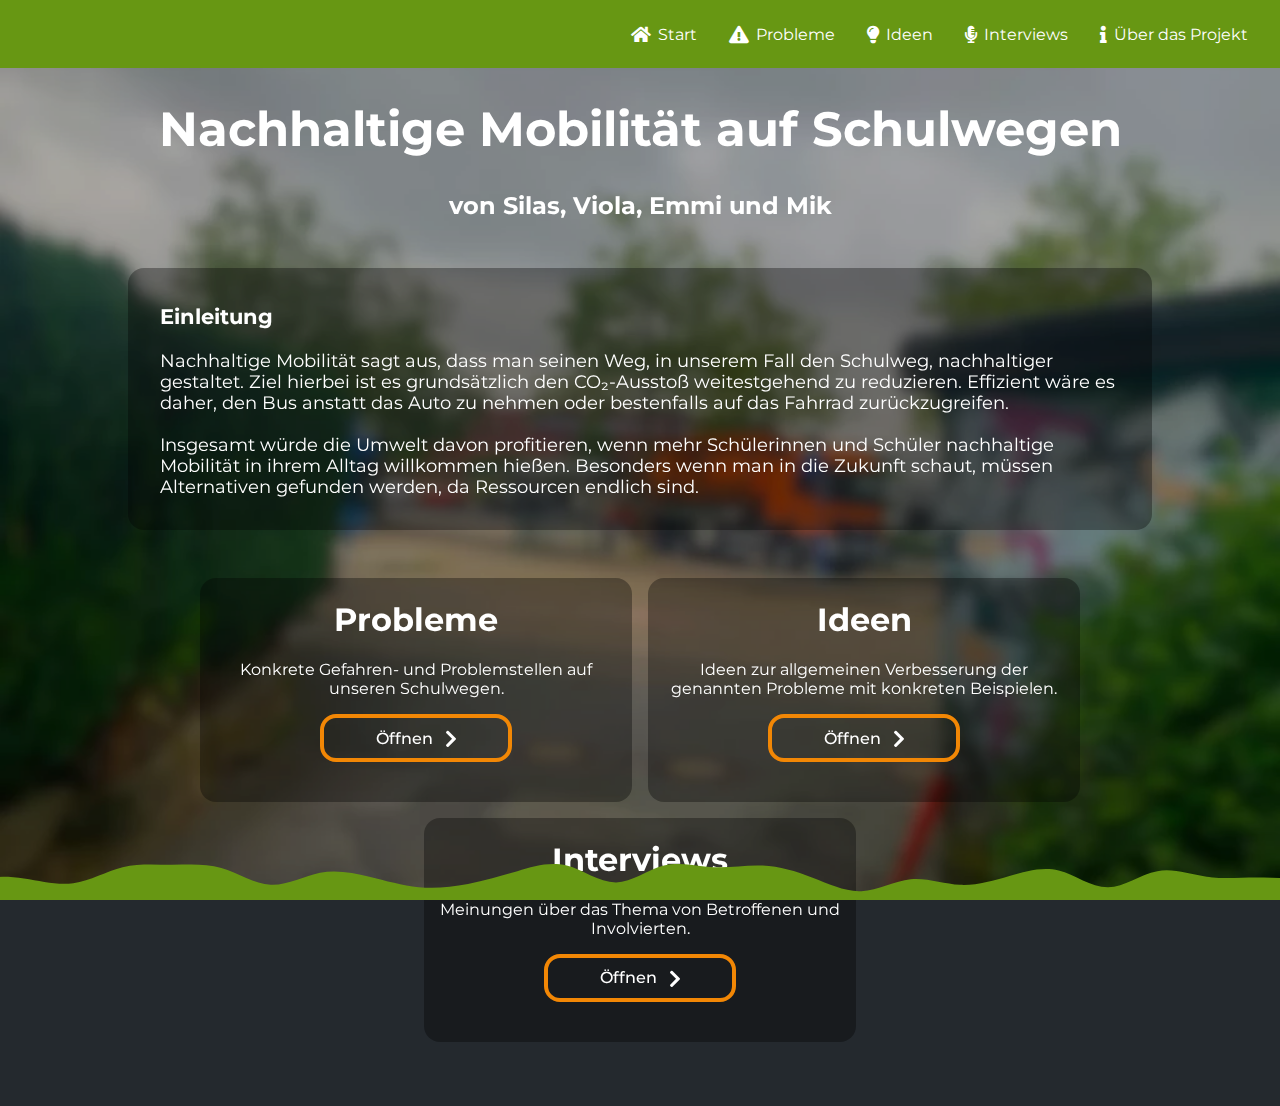
<file: index.html>
<!DOCTYPE html>
<html lang="de">

<head>
    <meta charset="UTF-8">
    <meta http-equiv="X-UA-Compatible" content="IE=edge">
    <meta name="viewport" content="width=device-width, initial-scale=1.0">
    <meta name="darkreader" content="off">
    <title>Nachhaltige Mobilität auf Schulwegen</title>

    <link rel="icon" href="assets/icon.svg" type="image/x-icon">
    <link rel="stylesheet" href="css/navbar.css">
    <link rel="stylesheet" href="css/imageSlider.css">
    <link rel="stylesheet" href="css/style.css">
    <link rel="stylesheet" href="css/home.css">
    <script src="js/blockDarkreader.js"></script>
    <script src="js/utils.js"></script>
    <script src="js/navbar.js"></script>
    <script src="js/imageSlider.js"></script>

    <link rel="preconnect" href="https://fonts.gstatic.com">
    <link rel="stylesheet" href="https://fonts.googleapis.com/css2?family=Montserrat:wght@300;400;500;700&amp;display=swap">
    <link rel="stylesheet" href="https://use.fontawesome.com/releases/v5.12.1/css/all.css" crossorigin="anonymous">
</head>

<body>
    <nav></nav>
    <div class="mainContainer">
        <div id="imageSlider"></div>

        <h1 class="title">Nachhaltige Mobilität auf Schulwegen</h1>
        <h2>von Silas, Viola, Emmi und Mik</h2>
        <div id="introText">
            <h3>Einleitung</h3>
            <p>
                Nachhaltige Mobilität sagt aus, dass man seinen Weg, in unserem Fall den Schulweg, nachhaltiger gestaltet.
                Ziel hierbei ist es grundsätzlich den CO₂-Ausstoß weitestgehend zu reduzieren. Effizient wäre es daher, den
                Bus anstatt das Auto zu nehmen oder bestenfalls auf das Fahrrad zurückzugreifen.
                <br><br>
                Insgesamt würde die Umwelt davon profitieren, wenn mehr Schülerinnen und Schüler nachhaltige Mobilität in
                ihrem Alltag willkommen hießen. Besonders wenn man in die Zukunft schaut, müssen Alternativen gefunden
                werden, da Ressourcen endlich sind.
            </p>
        </div>
        <div id="boxContainer">
            <div class="textBox">
                <h1>Probleme</h1>
                <p>Konkrete Gefahren- und Problemstellen auf unseren Schulwegen.</p>
                <a href="probleme" tabindex="-1">
                    <button class="btn btn-arrow">
                        <span>Öffnen</span>
                    </button>
                </a>
            </div>
            <div class="textBox">
                <h1>Ideen</h1>
                <p>Ideen zur allgemeinen Verbesserung der genannten Probleme mit konkreten Beispielen.</p>
                <a href="ideen" tabindex="-1">
                    <button class="btn btn-arrow">
                        <span>Öffnen</span>
                    </button>
                </a>
            </div>
            <div class="textBox">
                <h1>Interviews</h1>
                <p>Meinungen über das Thema von Betroffenen und Involvierten.</p>
                <a href="interviews" tabindex="-1">
                    <button class="btn btn-arrow">
                        <span>Öffnen</span>
                    </button>
                </a>
            </div>
        </div>
    </div>

    <img id="waves" src="assets/wave.svg" alt="">
</body>

</html>
</file>
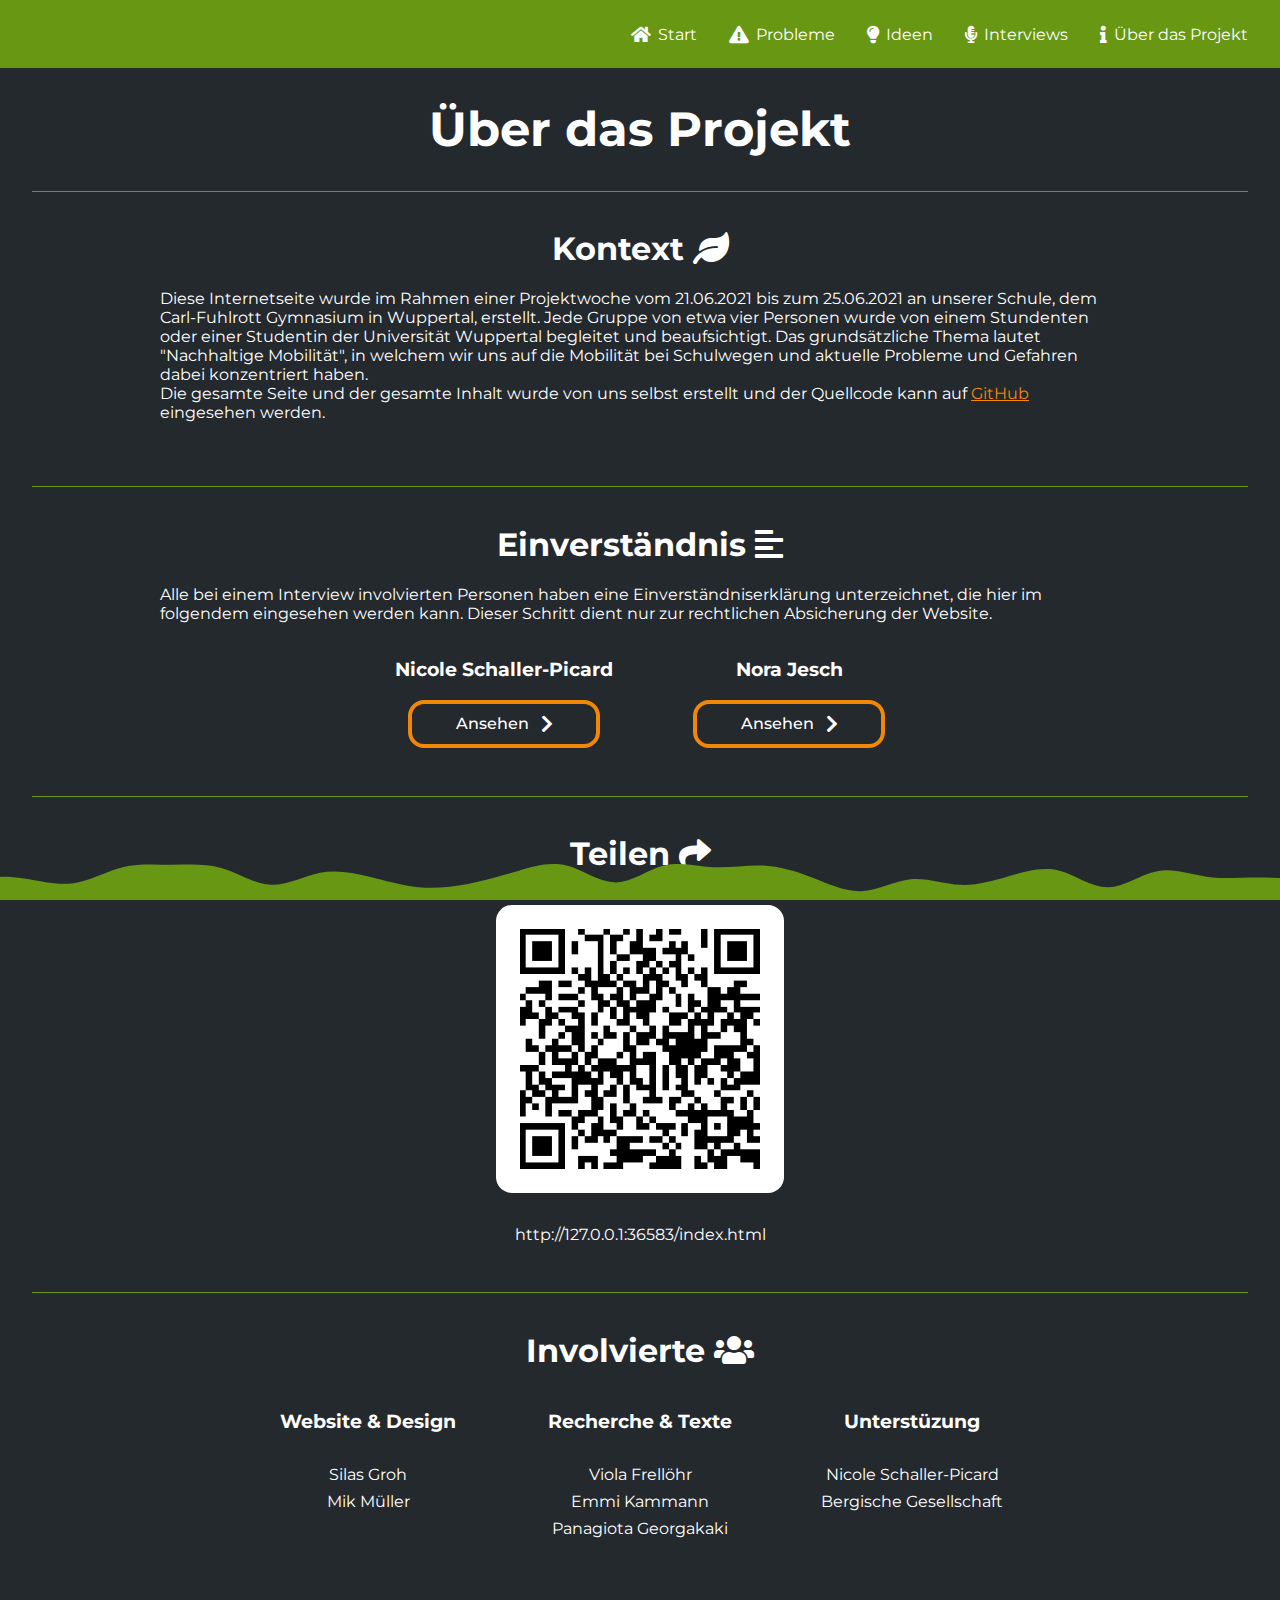
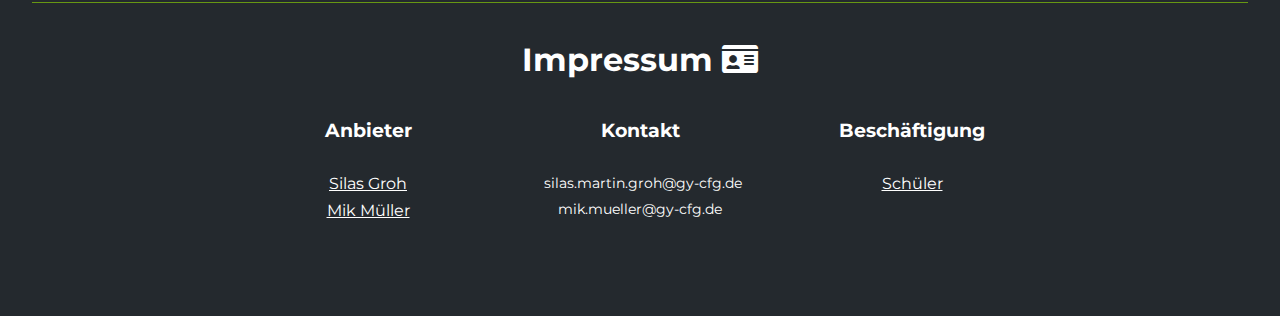
<file: about/index.html>
<!DOCTYPE html>
<html lang="de">

<head>
    <meta charset="UTF-8">
    <meta content="IE=edge" http-equiv="X-UA-Compatible">
    <meta content="width=device-width, initial-scale=1.0" name="viewport">
    <meta name="darkreader" content="off">
    <title>Über das Projekt</title>

    <link href="../assets/icon.svg" rel="icon" type="image/x-icon">

    <link href="../css/navbar.css" rel="stylesheet">
    <link href="../css/tooltip.css" rel="stylesheet">
    <link href="../css/style.css" rel="stylesheet">
    <link href="../css/about.css" rel="stylesheet">
    <script src="../js/blockDarkreader.js"></script>
    <script src="../js/qrcode.js"></script>
    <script src="../js/utils.js"></script>
    <script src="../js/navbar.js"></script>
    <script src="../js/about.js"></script>

    <link href="https://fonts.gstatic.com" rel="preconnect">
    <link href="https://fonts.googleapis.com/css2?family=Montserrat:wght@300;400;500;700&amp;display=swap" rel="stylesheet">
    <link crossorigin="anonymous" href="https://use.fontawesome.com/releases/v5.12.1/css/all.css" rel="stylesheet">
</head>

<body>
    <nav></nav>
    <div class="mainContainer">
        <h1 class="title">Über das Projekt</h1>

        <div class="spacer"></div>

        <section>
            <h1>Kontext <i class="fas fa-leaf"></i></h1>
            <p class="sectionText">
                Diese Internetseite wurde im Rahmen einer Projektwoche vom 21.06.2021 bis zum 25.06.2021 an unserer
                Schule, dem Carl-Fuhlrott Gymnasium in Wuppertal, erstellt. Jede Gruppe von etwa vier Personen wurde von
                einem Stundenten oder einer Studentin der Universität Wuppertal begleitet und beaufsichtigt. Das
                grundsätzliche Thema lautet "Nachhaltige Mobilität", in welchem wir uns auf die Mobilität bei Schulwegen
                und aktuelle Probleme und Gefahren dabei konzentriert haben. <br>
                Die gesamte Seite und der gesamte Inhalt wurde von uns selbst erstellt und der Quellcode kann auf
                <a href="https://github.com/RubixDev/SchulwegeWebsite" target="_blank">GitHub</a> eingesehen werden.
            </p>
        </section>

        <div class="spacer"></div>

        <section>
            <h1>Einverständnis <i class="fas fa-align-left"></i></h1>
            <p class="sectionText">
                Alle bei einem Interview involvierten Personen haben eine Einverständniserklärung
                unterzeichnet, die hier im folgendem eingesehen werden kann. Dieser Schritt dient nur zur rechtlichen
                Absicherung der Website.
            </p>
            <div class="split">
                <div>
                    <h3>Nicole Schaller-Picard</h3>
                    <a href="Einverständniserklärung_Nicole_Schaller-Picard.pdf" tabindex="-1" target="_blank">
                        <button class="btn btn-arrow">
                            <span>Ansehen</span>
                        </button>
                    </a>
                </div>
                <div>
                    <h3>Nora Jesch</h3>
                    <a href="Einverständniserklärung_Nora_Jesch.pdf" tabindex="-1" target="_blank">
                        <button class="btn btn-arrow">
                            <span>Ansehen</span>
                        </button>
                    </a>
                </div>
            </div>
        </section>

        <div class="spacer"></div>

        <section>
            <h1>Teilen <i class="fas fa-share"></i></h1>
            <div id="share-qr"></div>
            <div id="share-link" tooltip="Kopieren">https://rubixdev.github.io/SchulwegeWebsite</div>
        </section>

        <div class="spacer"></div>

        <section>
            <h1>Involvierte <i class="fas fa-users"></i></h1>
            <div class="split">
                <div>
                    <h3>Website & Design</h3>
                    <ul>
                        <li>Silas Groh</li>
                        <li>Mik Müller</li>
                    </ul>
                </div>
                <div>
                    <h3>Recherche & Texte</h3>
                    <ul>
                        <li>Viola Frellöhr</li>
                        <li>Emmi Kammann</li>
                        <li>Panagiota Georgakaki</li>
                    </ul>
                </div>
                <div>
                    <h3>Unterstüzung</h3>
                    <ul>
                        <li>Nicole Schaller-Picard</li>
                        <li>Bergische Gesellschaft</li>
                    </ul>
                </div>
            </div>
        </section>

        <div class="spacer"></div>

        <section>
            <h1>Impressum <i class="fas fa-id-card"></i></h1>
            <div class="split">
                <div>
                    <h3>Anbieter</h3>
                    <ul>
                        <li tooltip="Website öffnen">
                            <a href="https://rubixdev.de" target="_blank">Silas Groh</a>
                        </li>
                        <li tooltip="Website öffnen">
                            <a href="https://mik-mueller.de" target="_blank">Mik Müller</a>
                        </li>
                    </ul>
                </div>
                <div>
                    <h3>Kontakt</h3>
                    <ul id="emails">
                        <li tooltip="Email kopieren" onclick="copyText('silas.martin.groh@gy-cfg.de')">silas.martin.groh@gy-cfg.de</li>
                        <li tooltip="Email kopieren" onclick="copyText('mik.mueller@gy-cfg.de')">mik.mueller@gy-cfg.de</li>
                    </ul>
                </div>
                <div>
                    <h3>Beschäftigung</h3>
                    <ul>
                        <li tooltip="Schulwebsite öffnen">
                            <a href="http://cfg.wtal.de" target="_blank">Schüler</a>
                        </li>
                    </ul>
                </div>
            </div>
        </section>

    </div>

    <img alt="" id="waves" src="../assets/wave.svg">
</body>

</html>
</file>
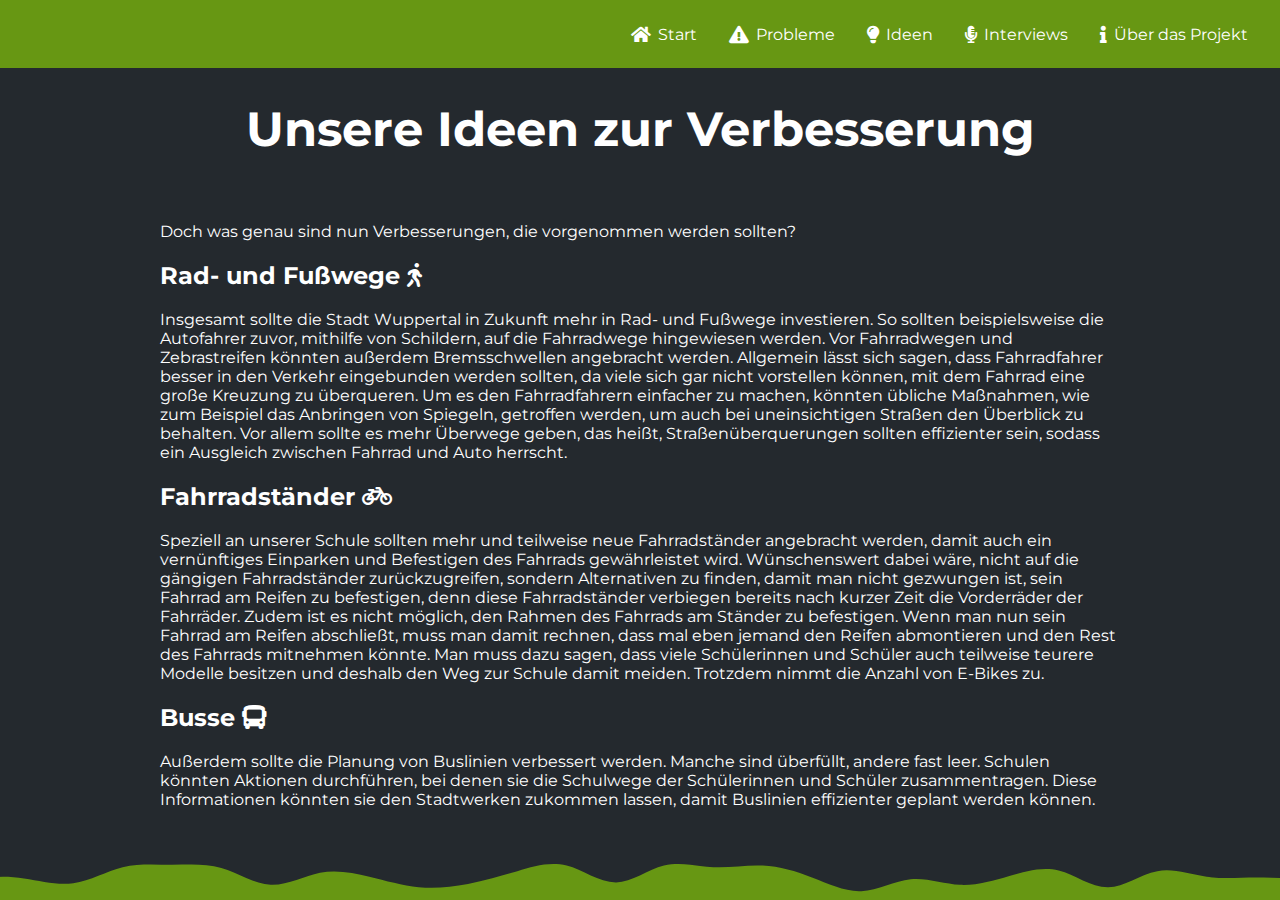
<file: ideen/index.html>
<!DOCTYPE html>
<html lang="de">

<head>
    <meta charset="UTF-8">
    <meta content="IE=edge" http-equiv="X-UA-Compatible">
    <meta content="width=device-width, initial-scale=1.0" name="viewport">
    <meta name="darkreader" content="off">
    <title>Ideen</title>

    <link rel="icon" href="../assets/icon.svg" type="image/x-icon">
    <link href="../css/navbar.css" rel="stylesheet">
    <link href="../css/style.css" rel="stylesheet">
    <link href="../css/ideen.css" rel="stylesheet">
    <script src="../js/blockDarkreader.js"></script>
    <script src="../js/utils.js"></script>
    <script src="../js/navbar.js"></script>

    <link href="https://fonts.gstatic.com" rel="preconnect">
    <link href="https://fonts.googleapis.com/css2?family=Montserrat:wght@300;400;500;700&amp;display=swap" rel="stylesheet">
    <link crossorigin="anonymous" href="https://use.fontawesome.com/releases/v5.12.1/css/all.css" rel="stylesheet">
</head>

<body>
    <nav></nav>

    <div class="mainContainer">
        <h1 class="title">Unsere Ideen zur Verbesserung</h1>

        <div id="mainText">
            <p>
                Doch was genau sind nun Verbesserungen, die vorgenommen werden sollten?
            </p>
            <h2>Rad- und Fußwege <i class="fas fa-walking"></i></h2>
            <p>
                Insgesamt sollte die Stadt Wuppertal in Zukunft mehr in Rad- und Fußwege investieren. So sollten
                beispielsweise die Autofahrer zuvor, mithilfe von Schildern, auf die Fahrradwege hingewiesen werden. Vor
                Fahrradwegen und Zebrastreifen könnten außerdem Bremsschwellen angebracht werden. Allgemein lässt sich
                sagen, dass Fahrradfahrer besser in den Verkehr eingebunden werden sollten, da viele sich gar nicht
                vorstellen können, mit dem Fahrrad eine große Kreuzung zu überqueren. Um es den Fahrradfahrern einfacher
                zu machen, könnten übliche Maßnahmen, wie zum Beispiel das Anbringen von Spiegeln, getroffen werden, um
                auch bei uneinsichtigen Straßen den Überblick zu behalten. Vor allem sollte es mehr
                Überwege geben, das heißt, Straßenüberquerungen sollten effizienter sein, sodass ein Ausgleich zwischen
                Fahrrad und Auto herrscht.
            </p>
            <h2>Fahrradständer <i class="fas fa-bicycle"></i></h2>
            <p>
                Speziell an unserer Schule sollten mehr und teilweise neue Fahrradständer angebracht werden, damit auch
                ein vernünftiges Einparken und Befestigen des Fahrrads gewährleistet wird. Wünschenswert dabei wäre,
                nicht auf die gängigen Fahrradständer zurückzugreifen, sondern Alternativen zu finden, damit man nicht
                gezwungen ist, sein Fahrrad am Reifen zu befestigen, denn diese Fahrradständer verbiegen bereits nach kurzer
                Zeit die Vorderräder der Fahrräder. Zudem ist es nicht möglich, den Rahmen des Fahrrads am Ständer zu
                befestigen. Wenn man nun sein Fahrrad am Reifen abschließt, muss man damit rechnen, dass mal eben jemand
                den Reifen abmontieren und den Rest des Fahrrads mitnehmen könnte. Man muss dazu sagen, dass viele
                Schülerinnen und Schüler auch teilweise teurere Modelle besitzen und deshalb den Weg zur Schule damit meiden.
                Trotzdem nimmt die Anzahl von E-Bikes zu.
            </p>
            <h2>Busse <i class="fas fa-bus"></i></h2>
            <p>
                Außerdem sollte die Planung von Buslinien verbessert werden. Manche sind überfüllt, andere fast leer.
                Schulen könnten Aktionen durchführen, bei denen sie die Schulwege der Schülerinnen und Schüler
                zusammentragen. Diese Informationen könnten sie den Stadtwerken zukommen lassen, damit Buslinien
                effizienter geplant werden können.
            </p>
        </div>
    </div>

    <img alt="" id="waves" src="../assets/wave.svg">
</body>

</html>
</file>
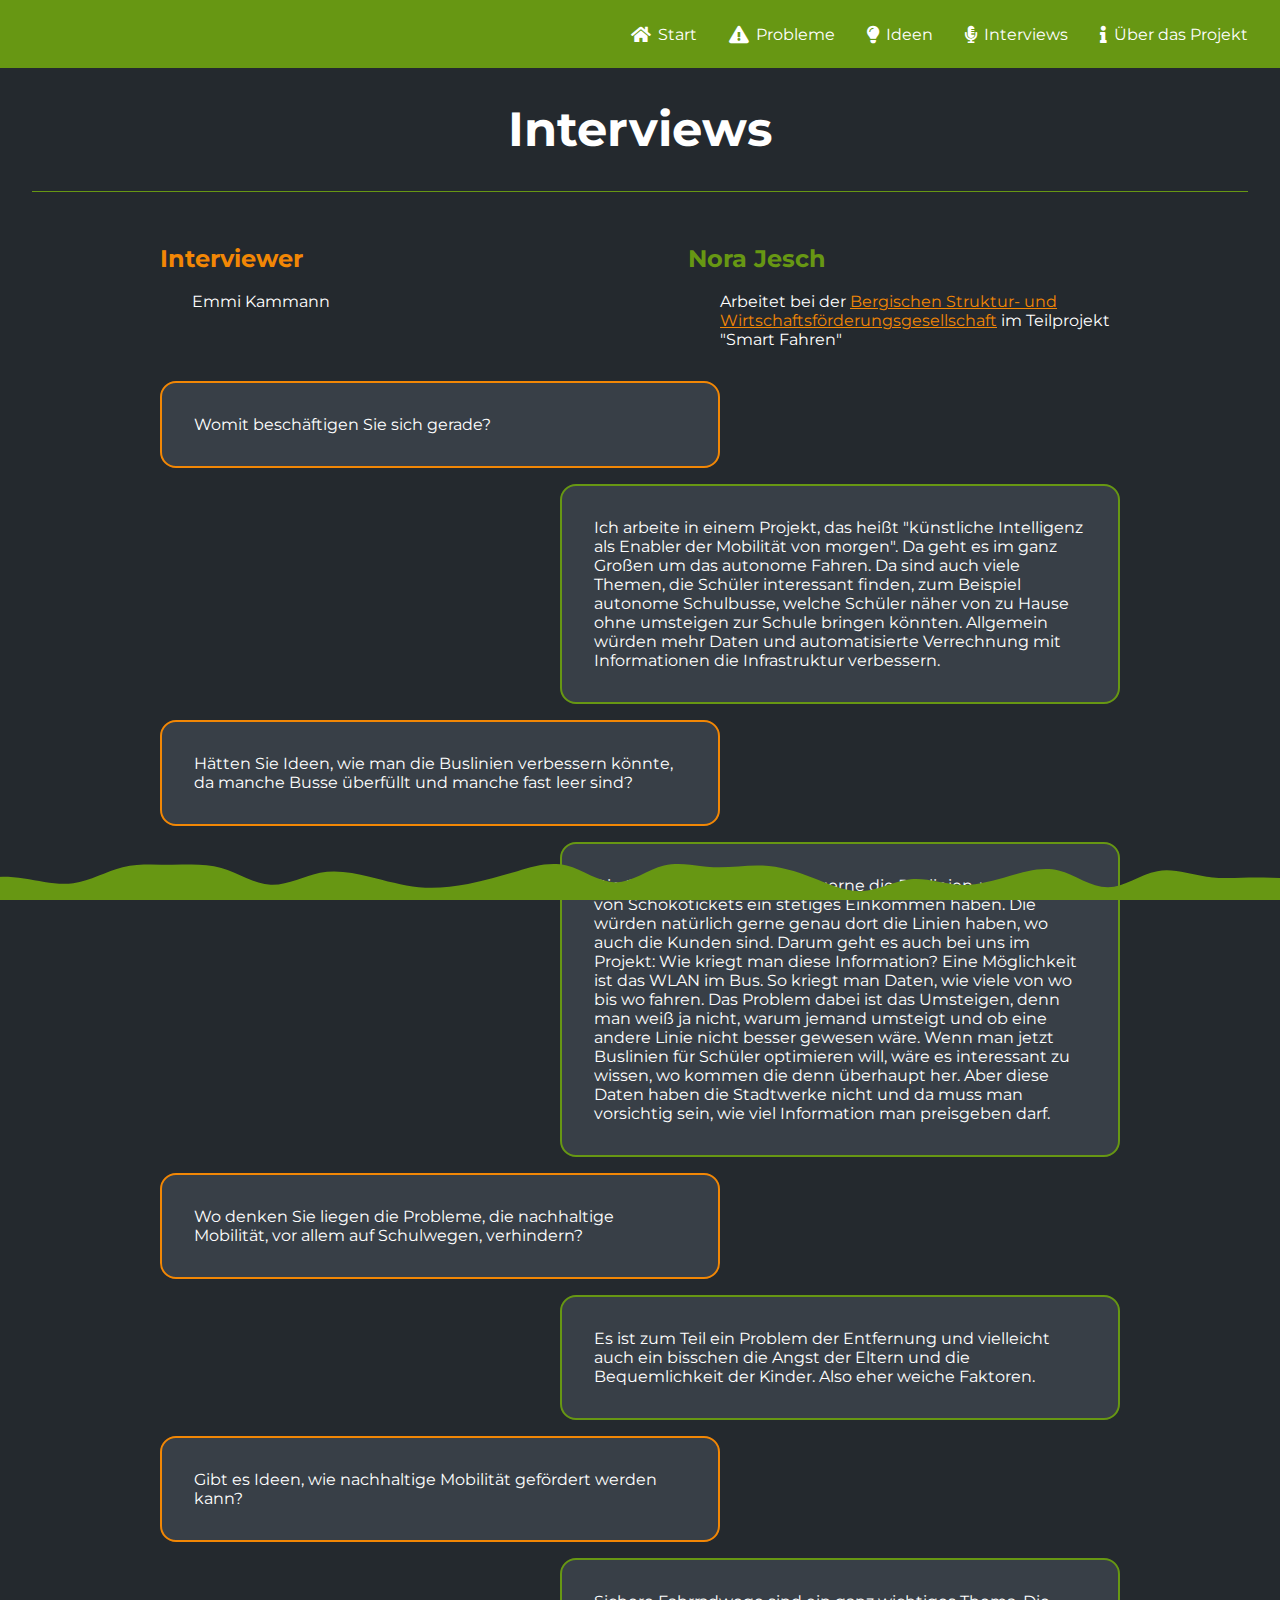
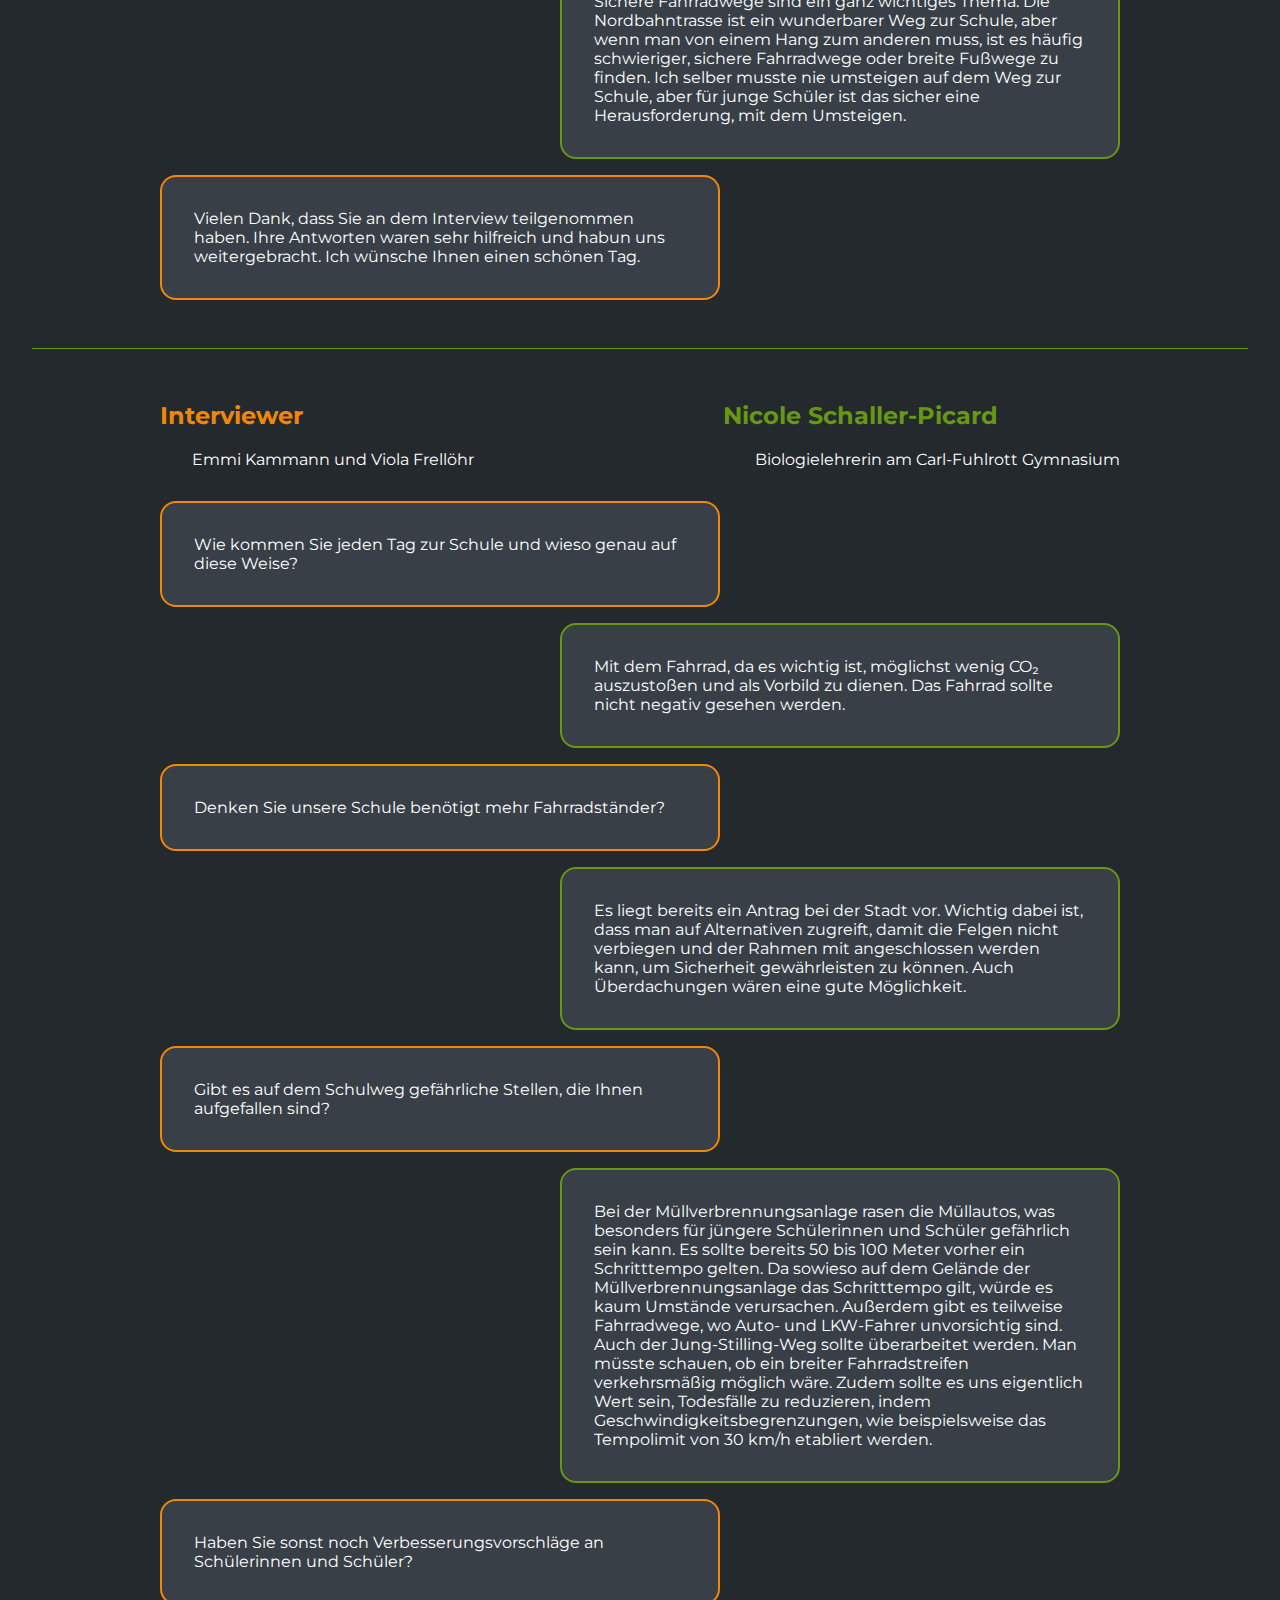
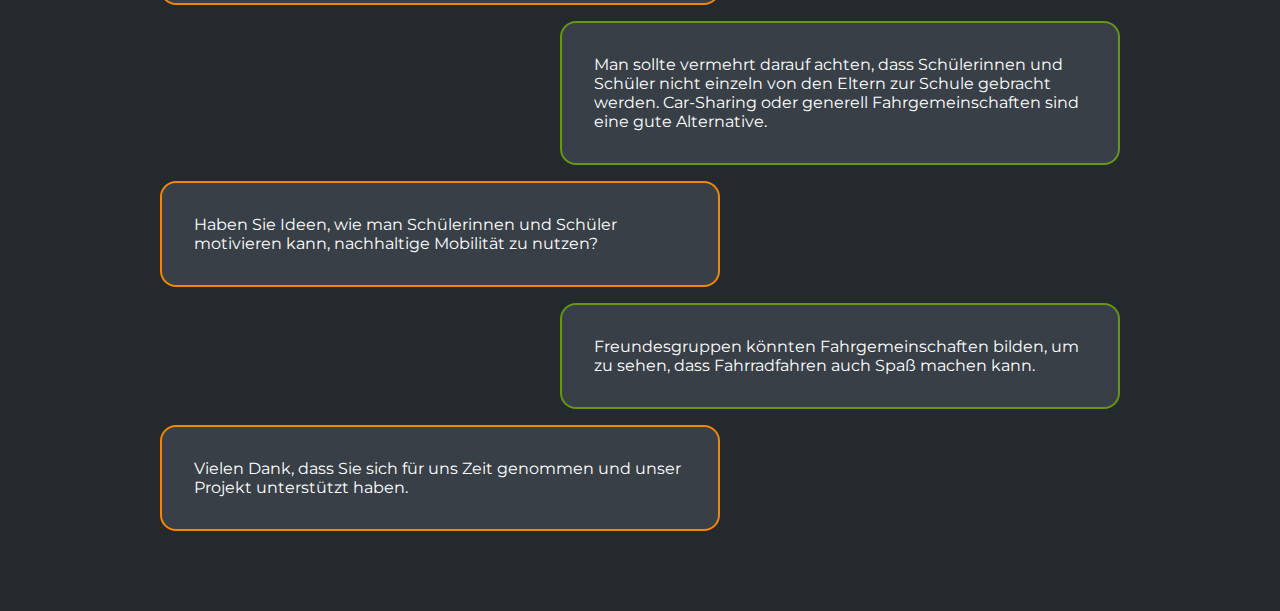
<file: interviews/index.html>
<!DOCTYPE html>
<html lang="de">

<head>
    <meta charset="UTF-8">
    <meta http-equiv="X-UA-Compatible" content="IE=edge">
    <meta name="viewport" content="width=device-width, initial-scale=1.0">
    <meta name="darkreader" content="off">
    <title>Interviews</title>

    <link rel="icon" href="../assets/icon.svg" type="image/x-icon">
    <link rel="stylesheet" href="../css/navbar.css">
    <link rel="stylesheet" href="../css/style.css">
    <link rel="stylesheet" href="../css/interviews.css">
    <script src="../js/blockDarkreader.js"></script>
    <script src="../js/utils.js"></script>
    <script src="../js/navbar.js"></script>

    <link rel="preconnect" href="https://fonts.gstatic.com">
    <link rel="stylesheet" href="https://fonts.googleapis.com/css2?family=Montserrat:wght@300;400;500;700&amp;display=swap">
    <link rel="stylesheet" href="https://use.fontawesome.com/releases/v5.12.1/css/all.css" crossorigin="anonymous">
</head>

<body>
    <nav></nav>

    <div class="mainContainer">
        <h1 class="title">Interviews</h1>

        <div class="spacer"></div>

        <section>
            <div class="interviewTop">
                <div class="interviewer">
                    <h2>Interviewer</h2>
                    <p>Emmi Kammann</p>
                </div>
                <div class="interviewed">
                    <h2>Nora Jesch</h2>
                    <p>
                        Arbeitet bei der <a href="https://bergische-gesellschaft.de" target="_blank">Bergischen Struktur- und Wirtschaftsförderungsgesellschaft</a> im Teilprojekt
                        "Smart Fahren"
                    </p>
                </div>
            </div>
            <div class="question">
                Womit beschäftigen Sie sich gerade?
            </div>
            <div class="answer">
                Ich arbeite in einem Projekt, das heißt "künstliche Intelligenz als Enabler der Mobilität
                von morgen". Da geht es im ganz Großen um das autonome Fahren. Da sind auch viele Themen, die
                Schüler interessant finden, zum Beispiel autonome Schulbusse, welche Schüler näher von zu Hause
                ohne umsteigen zur Schule bringen könnten. Allgemein würden mehr Daten und automatisierte
                Verrechnung mit Informationen die Infrastruktur verbessern.
            </div>
            <div class="question">
                Hätten Sie Ideen, wie man die Buslinien verbessern könnte, da manche Busse überfüllt und
                manche fast leer sind?
            </div>
            <div class="answer">
                Die Stadtwerke optimieren gerne die Buslinien, weil sie ja von Schokotickets ein stetiges
                Einkommen haben. Die würden natürlich gerne genau dort die Linien haben, wo auch die Kunden
                sind. Darum geht es auch bei uns im Projekt: Wie kriegt man diese Information? Eine Möglichkeit ist
                das WLAN im Bus. So kriegt man Daten, wie viele von wo bis wo fahren. Das Problem dabei ist das
                Umsteigen, denn man weiß ja nicht, warum jemand umsteigt und ob eine andere Linie nicht besser
                gewesen wäre. Wenn man jetzt Buslinien für Schüler optimieren will, wäre es interessant zu wissen,
                wo kommen die denn überhaupt her. Aber diese Daten haben die Stadtwerke nicht und da muss man
                vorsichtig sein, wie viel Information man preisgeben darf.
            </div>
            <div class="question">
                Wo denken Sie liegen die Probleme, die nachhaltige Mobilität, vor allem auf Schulwegen, verhindern?
            </div>
            <div class="answer">
                Es ist zum Teil ein Problem der Entfernung und vielleicht auch ein bisschen die Angst der
                Eltern und die Bequemlichkeit der Kinder. Also eher weiche Faktoren.
            </div>
            <div class="question">
                Gibt es Ideen, wie nachhaltige Mobilität gefördert werden kann?
            </div>
            <div class="answer">
                Sichere Fahrradwege sind ein ganz wichtiges Thema. Die Nordbahntrasse ist ein
                wunderbarer Weg zur Schule, aber wenn man von einem Hang zum anderen muss, ist es häufig
                schwieriger, sichere Fahrradwege oder breite Fußwege zu finden. Ich selber musste nie umsteigen auf
                dem Weg zur Schule, aber für junge Schüler ist das sicher eine Herausforderung, mit dem Umsteigen.
            </div>
            <div class="question">
                Vielen Dank, dass Sie an dem Interview teilgenommen haben. Ihre Antworten waren sehr
                hilfreich und habun uns weitergebracht. Ich wünsche Ihnen einen schönen Tag.
            </div>
        </section>

        <div class="spacer"></div>

        <section>
            <div class="interviewTop">
                <div class="interviewer">
                    <h2>Interviewer</h2>
                    <p>Emmi Kammann und Viola Frellöhr</p>
                </div>
                <div class="interviewed">
                    <h2>Nicole Schaller-Picard</h2>
                    <p>
                        Biologielehrerin am Carl-Fuhlrott Gymnasium
                    </p>
                </div>
            </div>
            <div class="question">
                Wie kommen Sie jeden Tag zur Schule und wieso genau auf diese Weise?
            </div>
            <div class="answer">
                Mit dem Fahrrad, da es wichtig ist, möglichst wenig CO₂ auszustoßen und als Vorbild zu dienen. Das
                Fahrrad sollte nicht negativ gesehen werden.
            </div>
            <div class="question">
                Denken Sie unsere Schule benötigt mehr Fahrradständer?
            </div>
            <div class="answer">
                Es liegt bereits ein Antrag bei der Stadt vor. Wichtig dabei ist, dass man auf Alternativen zugreift,
                damit die Felgen nicht verbiegen und der Rahmen mit angeschlossen werden kann, um Sicherheit
                gewährleisten zu können. Auch Überdachungen wären eine gute Möglichkeit.
            </div>
            <div class="question">
                Gibt es auf dem Schulweg gefährliche Stellen, die Ihnen aufgefallen sind?
            </div>
            <div class="answer">
                Bei der Müllverbrennungsanlage rasen die Müllautos, was besonders für jüngere Schülerinnen und Schüler
                gefährlich sein kann. Es sollte bereits 50 bis 100 Meter vorher ein Schritttempo gelten. Da sowieso auf dem
                Gelände der Müllverbrennungsanlage das Schritttempo gilt, würde es kaum Umstände verursachen. Außerdem gibt es teilweise
                Fahrradwege, wo Auto- und LKW-Fahrer unvorsichtig sind. Auch der Jung-Stilling-Weg sollte überarbeitet
                werden. Man müsste schauen, ob ein breiter Fahrradstreifen verkehrsmäßig möglich wäre. Zudem sollte es
                uns eigentlich Wert sein, Todesfälle zu reduzieren, indem Geschwindigkeitsbegrenzungen, wie
                beispielsweise das Tempolimit von 30 km/h etabliert werden.
            </div>
            <div class="question">
                Haben Sie sonst noch Verbesserungsvorschläge an Schülerinnen und Schüler?
            </div>
            <div class="answer">
                Man sollte vermehrt darauf achten, dass Schülerinnen und Schüler nicht einzeln von den Eltern zur Schule
                gebracht werden. Car-Sharing oder generell Fahrgemeinschaften sind eine gute Alternative.
            </div>
            <div class="question">
                Haben Sie Ideen, wie man Schülerinnen und Schüler motivieren kann, nachhaltige Mobilität zu nutzen?
            </div>
            <div class="answer">
                Freundesgruppen könnten Fahrgemeinschaften bilden, um zu sehen, dass Fahrradfahren auch Spaß machen
                kann.
            </div>
            <div class="question">
                Vielen Dank, dass Sie sich für uns Zeit genommen und unser Projekt unterstützt haben.
            </div>
        </section>
    </div>

    <img id="waves" src="../assets/wave.svg" alt="">
</body>

</html>
</file>
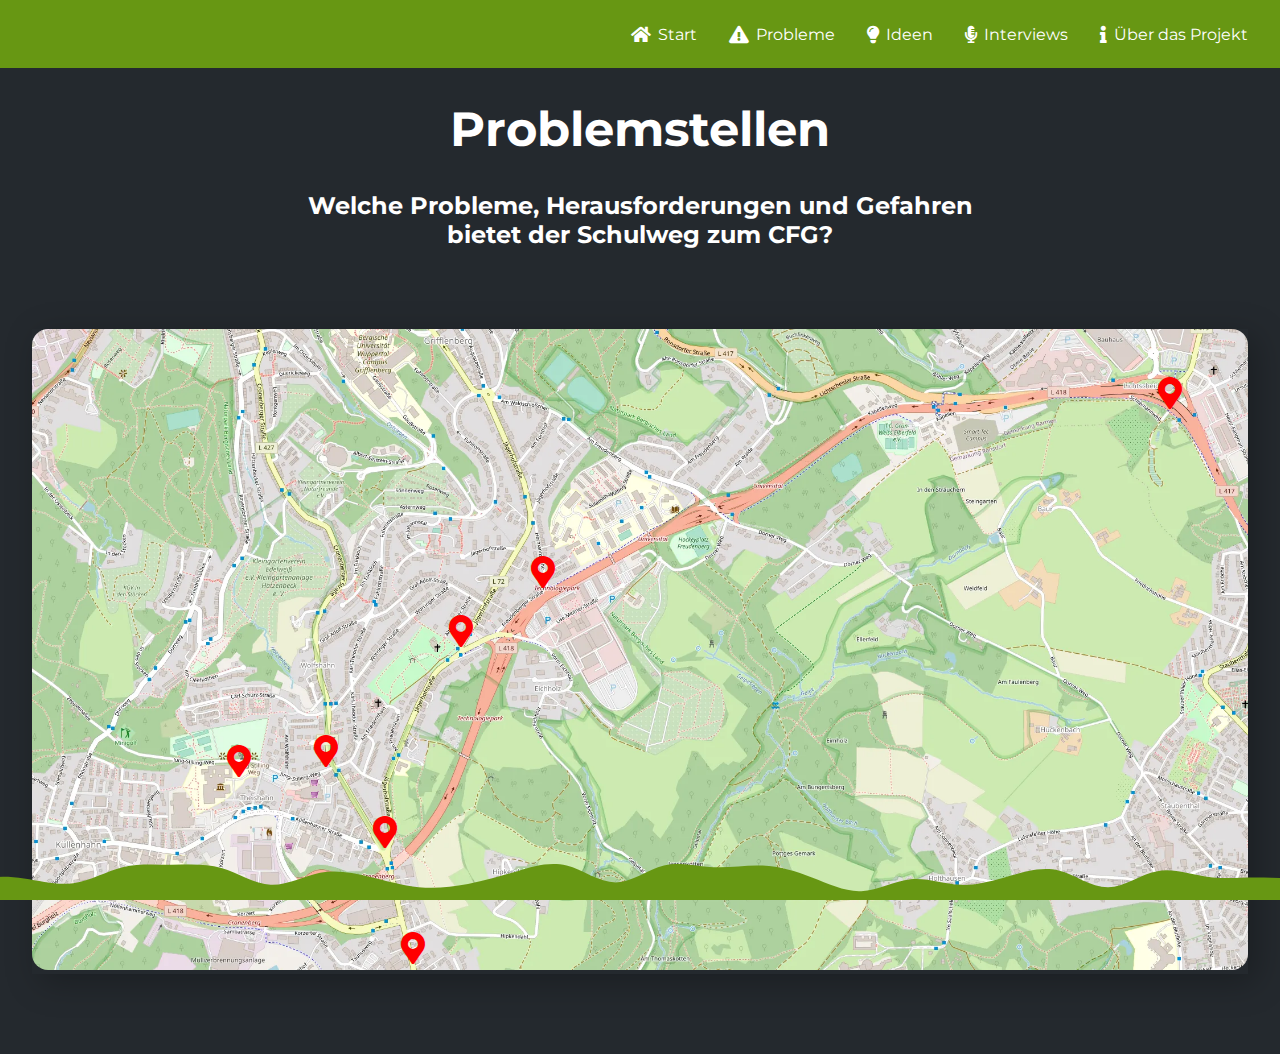
<file: probleme/index.html>
<!DOCTYPE html>
<html lang="de">

<head>
    <meta charset="UTF-8">
    <meta http-equiv="X-UA-Compatible" content="IE=edge">
    <meta name="viewport" content="width=device-width, initial-scale=1.0">
    <meta name="darkreader" content="off">
    <title>Problemstellen</title>

    <link rel="icon" href="../assets/icon.svg" type="image/x-icon">
    <link rel="stylesheet" href="../css/navbar.css">
    <link rel="stylesheet" href="../css/style.css">
    <link rel="stylesheet" href="../css/probleme.css">
    <script src="../js/blockDarkreader.js"></script>
    <script src="../js/utils.js"></script>
    <script src="../js/navbar.js"></script>
    <script src="../js/probleme.js"></script>

    <link rel="preconnect" href="https://fonts.gstatic.com">
    <link rel="stylesheet" href="https://fonts.googleapis.com/css2?family=Montserrat:wght@300;400;500;700&amp;display=swap">
    <link rel="stylesheet" href="https://use.fontawesome.com/releases/v5.12.1/css/all.css" crossorigin="anonymous">
</head>

<body>
    <nav></nav>
    <div class="mainContainer">
        <h1 class="title">Problemstellen</h1>
        <h2>Welche Probleme, Herausforderungen und Gefahren bietet der Schulweg zum CFG?</h2>

        <div id="map">
            <img src="../assets/map/map.webp" alt="Map of Wuppertal">
        </div>
        <div id="mobileMap"></div>
    </div>
    <img id="waves" src="../assets/wave.svg" alt="">
</body>

</html>
</file>
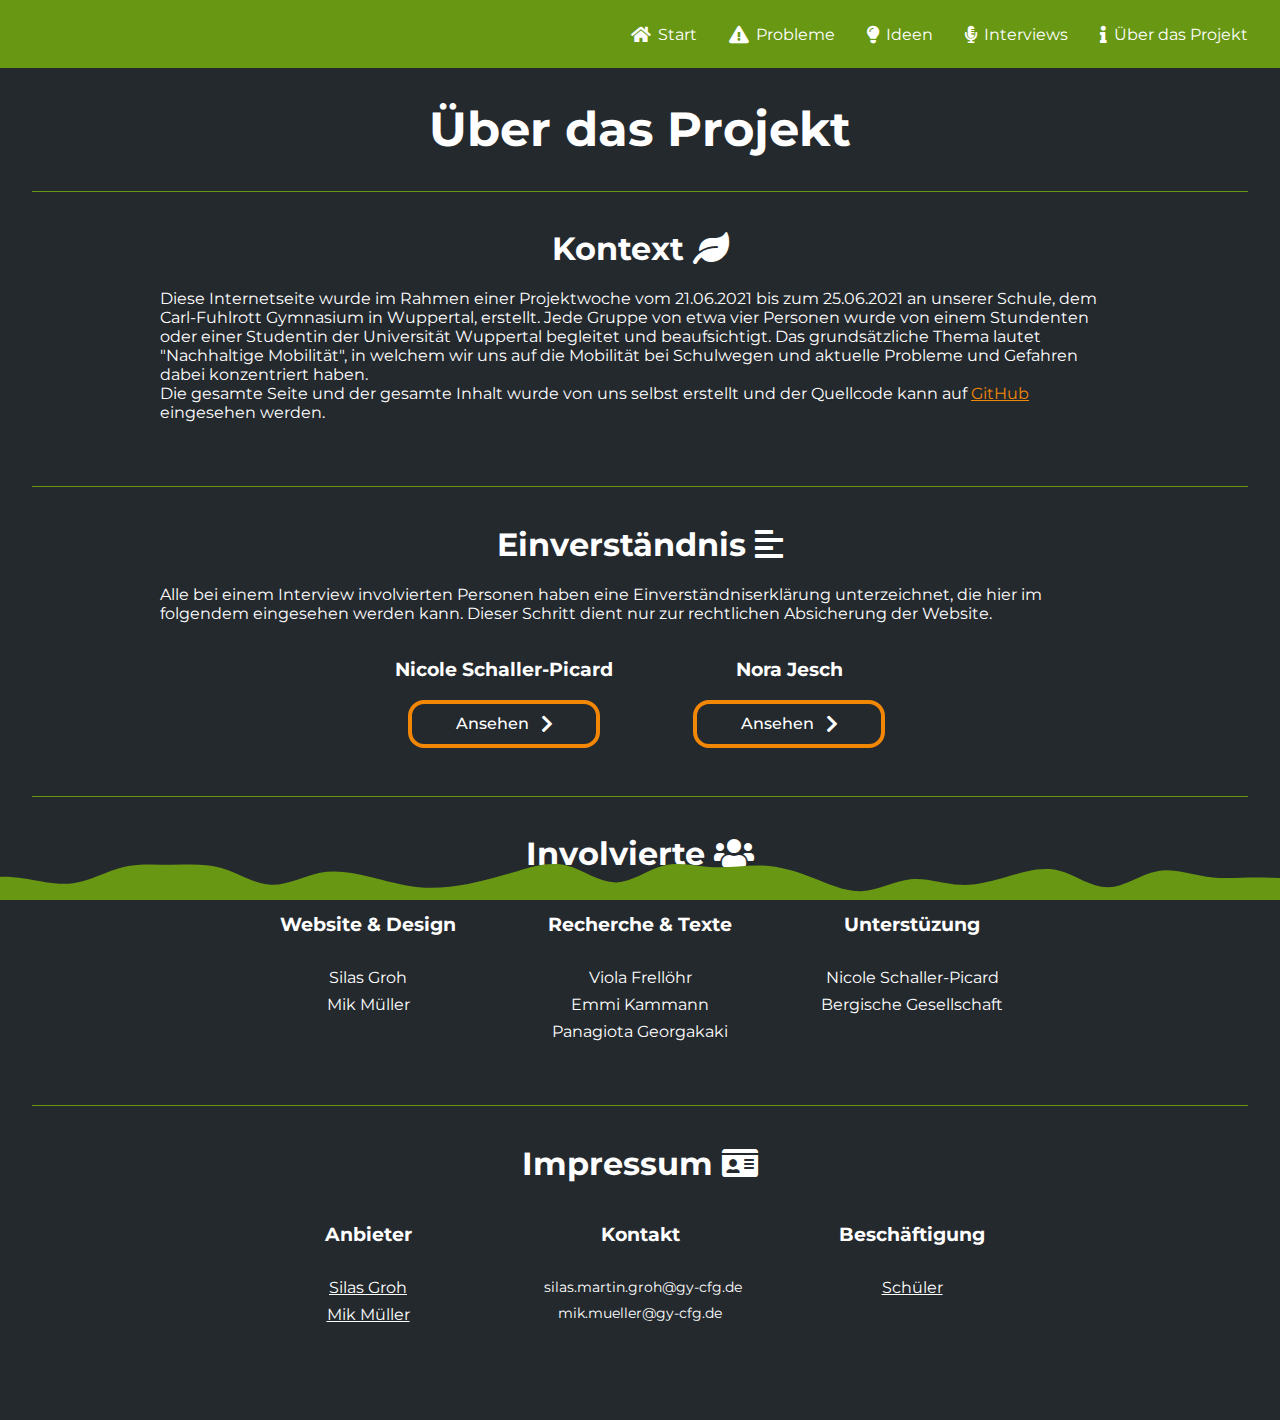
<file: docs/about/index.html>
<!DOCTYPE html>
<html lang="de">

<head>
    <meta charset="UTF-8">
    <meta content="IE=edge" http-equiv="X-UA-Compatible">
    <meta content="width=device-width, initial-scale=1.0" name="viewport">
    <meta name="darkreader" content="off">
    <title>Über das Projekt</title>

    <link href="../assets/icon.svg" rel="icon" type="image/x-icon">

    <link href="../css/navbar.css" rel="stylesheet">
    <link href="../css/tooltip.css" rel="stylesheet">
    <link href="../css/style.css" rel="stylesheet">
    <link href="../css/about.css" rel="stylesheet">
    <script src="../js/blockDarkreader.js"></script>
    <script src="../js/utils.js"></script>
    <script src="../js/navbar.js"></script>

    <link href="https://fonts.gstatic.com" rel="preconnect">
    <link href="https://fonts.googleapis.com/css2?family=Montserrat:wght@300;400;500;700&amp;display=swap" rel="stylesheet">
    <link crossorigin="anonymous" href="https://use.fontawesome.com/releases/v5.12.1/css/all.css" rel="stylesheet">
</head>

<body>
    <nav></nav>
    <div class="mainContainer">
        <h1 class="title">Über das Projekt</h1>

        <div class="spacer"></div>

        <section>
            <h1>Kontext <i class="fas fa-leaf"></i></h1>
            <p class="sectionText">
                Diese Internetseite wurde im Rahmen einer Projektwoche vom 21.06.2021 bis zum 25.06.2021 an unserer
                Schule, dem Carl-Fuhlrott Gymnasium in Wuppertal, erstellt. Jede Gruppe von etwa vier Personen wurde von
                einem Stundenten oder einer Studentin der Universität Wuppertal begleitet und beaufsichtigt. Das
                grundsätzliche Thema lautet "Nachhaltige Mobilität", in welchem wir uns auf die Mobilität bei Schulwegen
                und aktuelle Probleme und Gefahren dabei konzentriert haben. <br>
                Die gesamte Seite und der gesamte Inhalt wurde von uns selbst erstellt und der Quellcode kann auf
                <a href="https://github.com/RubixDev/SchulwegeWebsite" target="_blank">GitHub</a> eingesehen werden.
            </p>
        </section>

        <div class="spacer"></div>

        <section>
            <h1>Einverständnis <i class="fas fa-align-left"></i></h1>
            <p class="sectionText">
                Alle bei einem Interview involvierten Personen haben eine Einverständniserklärung
                unterzeichnet, die hier im folgendem eingesehen werden kann. Dieser Schritt dient nur zur rechtlichen
                Absicherung der Website.
            </p>
            <div class="split">
                <div>
                    <h3>Nicole Schaller-Picard</h3>
                    <a href="Einverständniserklärung_Nicole_Schaller-Picard.pdf" tabindex="-1" target="_blank">
                        <button class="btn btn-arrow">
                            <span>Ansehen</span>
                        </button>
                    </a>
                </div>
                <div>
                    <h3>Nora Jesch</h3>
                    <a href="Einverständniserklärung_Nora_Jesch.pdf" tabindex="-1" target="_blank">
                        <button class="btn btn-arrow">
                            <span>Ansehen</span>
                        </button>
                    </a>
                </div>
            </div>
        </section>
        <div class="spacer"></div>

        <section>
            <h1>Involvierte <i class="fas fa-users"></i></h1>
            <div class="split">
                <div>
                    <h3>Website & Design</h3>
                    <ul>
                        <li>Silas Groh</li>
                        <li>Mik Müller</li>
                    </ul>
                </div>
                <div>
                    <h3>Recherche & Texte</h3>
                    <ul>
                        <li>Viola Frellöhr</li>
                        <li>Emmi Kammann</li>
                        <li>Panagiota Georgakaki</li>
                    </ul>
                </div>
                <div>
                    <h3>Unterstüzung</h3>
                    <ul>
                        <li>Nicole Schaller-Picard</li>
                        <li>Bergische Gesellschaft</li>
                    </ul>
                </div>
            </div>
        </section>

        <div class="spacer"></div>

        <section>
            <h1>Impressum <i class="fas fa-id-card"></i></h1>
            <div class="split">
                <div>
                    <h3>Anbieter</h3>
                    <ul>
                        <li tooltip="Website öffnen">
                            <a href="https://rubixdev.de" target="_blank">Silas Groh</a>
                        </li>
                        <li tooltip="Website öffnen">
                            <a href="https://mik-mueller.de" target="_blank">Mik Müller</a>
                        </li>
                    </ul>
                </div>
                <div>
                    <h3>Kontakt</h3>
                    <ul id="emails">
                        <li tooltip="Email kopieren" onclick="copyText('silas.martin.groh@gy-cfg.de')">silas.martin.groh@gy-cfg.de</li>
                        <li tooltip="Email kopieren" onclick="copyText('mik.mueller@gy-cfg.de')">mik.mueller@gy-cfg.de</li>
                    </ul>
                </div>
                <div>
                    <h3>Beschäftigung</h3>
                    <ul>
                        <li tooltip="Schulwebsite öffnen">
                            <a href="http://cfg.wtal.de" target="_blank">Schüler</a>
                        </li>
                    </ul>
                </div>
            </div>
        </section>

    </div>

    <img alt="" id="waves" src="../assets/wave.svg">
</body>

</html>
</file>
<file: css/navbar.css>
/* ---------- NAVBAR CONTENT ---------- */
#navbar-list {
    position: fixed;
    top: 0;
    width: 100%;
    background: var(--green);
    transform: scaleY(0);
    transform-origin: top;
    transition: transform .4s;
    z-index: 1000;
}

/* -------- ICONS --------- */
#navbar-list i {
    font-size: 1.1em;
    padding-right: .4em;
    vertical-align: middle;
}

/* --------- LIST --------- */
#navbar-list ul {
    opacity: 0;
    display: flex;
    flex-direction: column;
    align-items: center;
    list-style-type: none;
    margin: 0;
    padding: .5rem 1rem;
    transition: opacity .15s ease-in-out 0s;
}

/* ------ LIST ITEM ------- */
#navbar-list li {
    display: inline;
}

#navbar-list a {
    display: block;
    position: relative;
    margin: .7rem;
    color: var(--white);
    text-decoration: none;
    font-size: 1rem;
}

#navbar-list a:focus {
    outline: none;
}

/* Underline */
#navbar-list a::after {
    content: '';
    position: absolute;
    width: 100%;
    height: .125rem;
    bottom: -.3rem;
    left: 0;
    transform: scaleX(0);
    background-color: var(--contrast);
    transition-duration: .3s;
}

#navbar-list a:hover::after,
#navbar-list a:focus::after {
    transform: scaleX(1);
}

/* ---- NAVBAR OPEN ----- */
#nav-checkbox:checked ~ #navbar-list {
    transform: scaleY(1);
}

#nav-checkbox:checked ~ #navbar-list ul {
    opacity: 1;
    transition: opacity .2s ease-in-out .2s;
}

/* --- HAMBURGER CLOSED --- */
#nav-checkbox {
    display: none;
}

#nav-checkbox ~ label {
    position: fixed;
    width: 2rem;
    height: 2rem;
    top: 1rem;
    right: 1rem;
    z-index: 1001;
}

#hamburger-content {
    width: 100%;
    height: 100%;
    position: relative;
    display: flex;
    align-items: center;
    justify-content: center;
}

#hamburger-middle,
#hamburger-middle::before,
#hamburger-middle::after {
    content: '';
    height: .125rem;
    width: 2rem;
    border-radius: .0625rem;
    background: var(--white);
    transform-origin: center;
    transition-duration: .3s;
}

#hamburger-middle::before {
    position: absolute;
    left: 0;
    bottom: .5rem;
}

#hamburger-middle::after {
    position: absolute;
    left: 0;
    top: .5rem;
}

/* ---- HAMBURGER OPEN ---- */
#nav-checkbox:checked ~ label #hamburger-middle {
    width: 0;
}

#nav-checkbox:checked ~ label #hamburger-middle::before {
    transform: rotate(45deg) translate(-.3125rem, -.3125rem);
}

#nav-checkbox:checked ~ label #hamburger-middle::after {
    transform: rotate(-45deg) translate(-.3125rem, .3125rem);
}

/* ---------- NAVBAR DESKTOP ---------- */
@media (min-width: 44rem) {
    #nav-checkbox ~ label {
        display: none;
    }

    #navbar-list {
        position: static;
        min-height: 3.25rem;
        transform: scaleY(1);
    }

    #navbar-list ul {
        opacity: 1;
        flex-direction: row;
        justify-content: flex-end;
    }

    #navbar-list a {
        margin: 1rem;
    }
}
</file>
<file: css/imageSlider.css>
#imageSlider {
    overflow: hidden;
    position: fixed;
    left: 0;
    top: 0;
    width: 100vw;
    height: 100vh;
    z-index: -100;
}

#imageSlider::after {
    content: '';
    position: absolute;
    top: 0;
    right: 0;
    bottom: 0;
    left: 0;
    background-color: #0005;
}

#imageSlider > img {
    position: absolute;
    top: 0;
    left: 0;
    width: 100vw;
    height: 100vh;
    object-fit: cover;
    object-position: center;
    transition: opacity 1s;
}
</file>
<file: css/style.css>
:root {
    --white: #fff;
    --gray-light: #383f47;
    --gray: #24292e;
    --green: #679713;
    --contrast: #F28705;
}

* {
    font-family: 'Montserrat', sans-serif;
    color: var(--white);
}

body {
    background-color: var(--gray);
    overflow-x: hidden;
    text-align: center;
    margin: 0;
}

.vertical-align {
    vertical-align: middle;
}

.title {
    font-size: 3rem;
    text-align: center;
}

.mainContainer {
    margin: 0 2rem 2rem;
}

.spacer {
    width: 100%;
    height: 1px;
    background-color: var(--green);
}

#waves {
    height: 3rem;
    position: fixed;
    bottom: 0;
    z-index: 1000;
    pointer-events: none;
    width: 120rem;
    left: 50%;
    transform: translateX(-50%);
}

@media (min-width: 120rem) {
    #waves {
        width: 100%;
    }
}

.btn {
    background-color: #0000;
    min-height: 3rem;
    min-width: 12rem;
    font-size: 1rem;
    border: .25rem solid var(--contrast);
    border-radius: 1rem;
    transition-duration: .3s;
}

.btn > * {
    vertical-align: middle;
    font-weight: 500;
}

.btn:hover,
.btn:focus {
    outline: none;
    cursor: pointer;
    background-color: var(--contrast);
}

.btn-arrow::after {
    content: "\f054";
    font-family: 'Font Awesome 5 Free', sans-serif;
    font-size: 1.2rem;
    font-weight: 900;
    padding-left: .5rem;
    position: relative;
    transition: padding-left .2s;
    vertical-align: middle;
}

.btn:hover::after {
    padding-left: .75rem;
}
</file>
<file: css/home.css>
body {
    background-image: url('../assets/slideshow/12.webp');
    background-size: cover;
    background-position: center;
    background-attachment: fixed;
}

#boxContainer {
    justify-content: center;
    display: flex;
    flex-direction: row;
    flex-wrap: wrap;
    gap: 1rem;
}

.textBox {
    text-align: center;
    background-color: #0005;
    border-radius: 1rem;
    width: 25rem;
    min-height: 10rem;
    padding: 0 1rem 2.5rem;
}

.mainContainer {
    margin-bottom: 4rem;
}

#introText {
    max-width: 60rem;
    text-align: start;
    position: relative;
    left: 50%;
    transform: translateX(-50%);
    background-color: #0005;
    border-radius: 1rem;
    padding: 1rem 2rem;
    margin: 3rem 0;
    font-size: 1.1rem;
}
</file>
<file: css/tooltip.css>
[tooltip] {
    position: relative;
    z-index: 10;
}

/* Positioning and visibility settings of the tooltip */
[tooltip]:before,
[tooltip]:after {
    position: absolute;
    visibility: hidden;
    opacity: 0;
    left: 50%;
    /* size of the arrow */
    bottom: calc(100% + .3125rem);
    pointer-events: none;
    transition: 0.2s;
    will-change: transform;
}

/* The actual tooltip with a dynamic width */
[tooltip]:before {
    content: attr(tooltip);
    padding: .625rem 1.125rem;
    min-width: 3.125rem;
    max-width: 18.75rem;
    width: max-content;
    width: -moz-max-content;
    border-radius: .375rem;
    font-size: .875rem;
    background-color: #3b4850e6;
    background-image: linear-gradient(30deg,
            #3b485070,
            #3b444b70,
            #3c525870);
    box-shadow: 0 0 1.5rem #0003;
    color: #fff;
    text-align: center;
    white-space: pre-wrap;
    transform: translate(-50%, -.3125rem) scale(0.5);
}

/* Tooltip arrow */
[tooltip]:after {
    content: '';
    border-style: solid;
    border-width: .3125rem .3125rem 0 .3125rem;
    /* CSS triangle */
    border-color: #374046e6 transparent transparent transparent;
    transition-duration: 0s;
    /* If the mouse leaves the element, the transition effects for the tooltip arrow are "turned off" */
    transform-origin: top;
    /* Orientation setting for the slide-down effect */
    transform: translateX(-50%) scaleY(0);
}

/* Tooltip becomes visible at hover */
[tooltip]:hover:before,
[tooltip]:hover:after {
    visibility: visible;
    opacity: 1;
}

/* Scales from 0.5 to 1 -> grow effect */
[tooltip]:hover:before {
    transition-delay: 0.3s;
    transform: translate(-50%, -.3125rem) scale(1);
}

/*
  Arrow slide down effect only on mouseenter (NOT on mouseleave)
*/
[tooltip]:hover:after {
    transition-delay: 0.5s;
    /* Starting after the grow effect */
    transition-duration: 0.2s;
    transform: translateX(-50%) scaleY(1);
}


/* LEFT */
/* Tooltip + arrow */
[tooltip-location="left"]:before,
[tooltip-location="left"]:after {
    left: auto;
    right: calc(100% + .3125rem);
    bottom: 50%;
}

/* Tooltip */
[tooltip-location="left"]:before {
    transform: translate(-.3125rem, 50%) scale(0.5);
}

[tooltip-location="left"]:hover:before {
    transform: translate(-.3125rem, 50%) scale(1);
}

/* Arrow */
[tooltip-location="left"]:after {
    border-width: .3125rem 0 .3125rem .3125rem;
    border-color: transparent transparent transparent #374046e6;
    transform-origin: left;
    transform: translateY(50%) scaleX(0);
}

[tooltip-location="left"]:hover:after {
    transform: translateY(50%) scaleX(1);
}


/* RIGHT */
[tooltip-location="right"]:before,
[tooltip-location="right"]:after {
    left: calc(100% + .3125rem);
    bottom: 50%;
}

[tooltip-location="right"]:before {
    transform: translate(.3125rem, 50%) scale(0.5);
}

[tooltip-location="right"]:hover:before {
    transform: translate(.3125rem, 50%) scale(1);
}

[tooltip-location="right"]:after {
    border-width: .3125rem .3125rem .3125rem 0;
    border-color: transparent #374046e6 transparent transparent;
    transform-origin: right;
    transform: translateY(50%) scaleX(0);
}

[tooltip-location="right"]:hover:after {
    transform: translateY(50%) scaleX(1);
}


/* BOTTOM */
[tooltip-location="bottom"]:before,
[tooltip-location="bottom"]:after {
    top: calc(100% + .3125rem);
    bottom: auto;
}

[tooltip-location="bottom"]:before {
    transform: translate(-50%, .3125rem) scale(0.5);
}

[tooltip-location="bottom"]:hover:before {
    transform: translate(-50%, .3125rem) scale(1);
}

[tooltip-location="bottom"]:after {
    border-width: 0 .3125rem .3125rem .3125rem;
    border-color: transparent transparent #374046e6 transparent;
    transform-origin: bottom;
}
</file>
<file: css/about.css>
section {
    padding: 1rem 2rem 3rem;
}

.sectionText {
    max-width: 60rem;
    text-align: start;
    position: relative;
    left: 50%;
    transform: translateX(-50%);
}

.split {
    display: flex;
    gap: 5rem;
    justify-content: center;
}

@media (max-width: 51rem) {
    .split {
        flex-direction: column;
        gap: 1rem;
        margin-bottom: 2rem;
        align-items: center;
    }
}

.split > div > ul {
    list-style-type: none;
    padding: 0;
    margin-top: 2rem;
    width: 12rem;
}

.split > div > ul > li {
    margin: .5rem 0;
}

#emails {
    font-size: 0.9rem;
    white-space: nowrap;
    cursor: pointer;
}

p > a {
    color: var(--contrast);
}

#share-qr {
    max-width: 15rem;
    padding: 1.5rem;
    margin: 2rem 0;
    background-color: var(--white);
    border-radius: 1rem;
    display: flex;
    align-items: center;
    justify-content: center;

    position: relative;
    left: 50%;
    transform: translateX(-50%);
}

#share-qr img {
    max-width: 100%;
    max-height: 100%;
}

#share-link {
    cursor: pointer;
}
</file>
<file: css/ideen.css>
#mainContainer {
    margin: 0 2rem;
}

#mainText {
    max-width: 60rem;
    position: relative;
    left: 50%;
    transform: translateX(-50%);
    margin: 4rem 0;
    text-align: left;
}
</file>
<file: css/interviews.css>
section {
    text-align: start;
    max-width: 60rem;
    position: relative;
    left: 50%;
    transform: translateX(-50%);
    padding: 2rem 0;
}

p > a {
    color: var(--contrast);
}

.interviewTop {
    display: flex;
    justify-content: space-between;
    gap: 3rem;
}

.interviewer h2 {
    color: var(--contrast);
}

.interviewed h2 {
    color: var(--green);
}

.interviewTop p {
    max-width: 25rem;
    padding-left: 2rem;
}

.question,
.answer {
    background-color: var(--gray-light);
    border-radius: 1rem;
    padding: 2rem;
    max-width: 35rem;
    margin: 1rem 0;
    box-sizing: border-box;
}

.question {
    border: .125rem solid var(--contrast);
}

.answer {
    margin-left: auto;
    border: .125rem solid var(--green);
}

@media (max-width: 42rem) {

    .question,
    .answer {
        max-width: calc(100% - 2rem);
    }
}

@media (max-width: 37rem) {
    .interviewTop {
        display: block;
    }

    .interviewed {
        margin-left: 20%;
    }

    .interviewTop p {
        padding: 0;
    }
}

@media (max-width: 27rem) {
    .answer {
        word-wrap: break-word;
    }

    .interviewed p {
        word-wrap: break-word;
    }
}
</file>
<file: css/probleme.css>
h2 {
    position: relative;
    left: 50%;
    transform: translateX(-50%);
    max-width: 42rem;
}

#map {
    position: relative;
    max-width: fit-content;
    left: 50%;
    transform: translateX(-50%);
    margin: 5rem 0;
    box-shadow: .5rem .5rem 2rem #0004;
}

#map > img {
    max-width: 100%;
    max-height: 42rem;
    border-radius: 1rem;
}

#mobileMap {
    display: none;
    gap: 3rem;
    justify-content: center;
    margin: 2rem 0;
}

@media (max-width: 64rem) {
    #map {
        display: none;
    }

    #mobileMap {
        display: grid;
    }
}

.marker {
    position: absolute;
    height: 2rem;
    width: 2rem;
    transform: translate(-50%, -112%);
    z-index: 10;
}

.marker > i {
    color: red;
    font-size: 2rem;
}

.markerCard,
.mobileCard {
    background-color: var(--gray-light);
    padding: 10rem 1.5rem 1rem;
    border-radius: 1rem;
    text-align: start;
    overflow: hidden;
}

.markerCard {
    min-width: 35rem;
    position: absolute;
    font-size: .875rem;

    opacity: 0;
    transform: scale(0);
    transition-property: opacity, transform;
    transition-duration: .4s;
}

.mobileCard {
    max-width: 45rem;
    position: relative;
    box-shadow: .5rem .5rem 2rem #0004;
    transition-property: box-shadow, transform;
    transition-duration: .2s;
}

.mobileCard:hover {
    box-shadow: none;
    transform: scale(101%);
}

.marker:hover > .markerCard {
    opacity: 100;
    transform: scale(100%);
}

.markerCard::before,
.mobileCard::before {
    content: 'Loading Image...';
    position: absolute;
    top: 5rem;
    left: 50%;
    transform: translateX(-50%);
    z-index: -1;
}

.markerCardImg,
.mobileCardImg {
    position: absolute;
    height: 10rem;
    width: 102%;
    top: -1%;
    left: -1%;
    background-size: cover;
    background-position: center;
}

.markerCardImg {
    z-index: -1;
}
</file>
<file: docs/css/navbar.css>
/* ---------- NAVBAR CONTENT ---------- */
#navbar-list {
    position: fixed;
    top: 0;
    width: 100%;
    background: var(--green);
    transform: scaleY(0);
    transform-origin: top;
    transition: transform .4s;
    z-index: 1000;
}

/* -------- ICONS --------- */
#navbar-list i {
    font-size: 1.1em;
    padding-right: .4em;
    vertical-align: middle;
}

/* --------- LIST --------- */
#navbar-list ul {
    opacity: 0;
    display: flex;
    flex-direction: column;
    align-items: center;
    list-style-type: none;
    margin: 0;
    padding: .5rem 1rem;
    transition: opacity .15s ease-in-out 0s;
}

/* ------ LIST ITEM ------- */
#navbar-list li {
    display: inline;
}

#navbar-list a {
    display: block;
    position: relative;
    margin: .7rem;
    color: var(--white);
    text-decoration: none;
    font-size: 1rem;
}

#navbar-list a:focus {
    outline: none;
}

/* Underline */
#navbar-list a::after {
    content: '';
    position: absolute;
    width: 100%;
    height: .125rem;
    bottom: -.3rem;
    left: 0;
    transform: scaleX(0);
    background-color: var(--contrast);
    transition-duration: .3s;
}

#navbar-list a:hover::after,
#navbar-list a:focus::after {
    transform: scaleX(1);
}

/* ---- NAVBAR OPEN ----- */
#nav-checkbox:checked ~ #navbar-list {
    transform: scaleY(1);
}

#nav-checkbox:checked ~ #navbar-list ul {
    opacity: 1;
    transition: opacity .2s ease-in-out .2s;
}

/* --- HAMBURGER CLOSED --- */
#nav-checkbox {
    display: none;
}

#nav-checkbox ~ label {
    position: fixed;
    width: 2rem;
    height: 2rem;
    top: 1rem;
    right: 1rem;
    z-index: 1001;
}

#hamburger-content {
    width: 100%;
    height: 100%;
    position: relative;
    display: flex;
    align-items: center;
    justify-content: center;
}

#hamburger-middle,
#hamburger-middle::before,
#hamburger-middle::after {
    content: '';
    height: .125rem;
    width: 2rem;
    border-radius: .0625rem;
    background: var(--white);
    transform-origin: center;
    transition-duration: .3s;
}

#hamburger-middle::before {
    position: absolute;
    left: 0;
    bottom: .5rem;
}

#hamburger-middle::after {
    position: absolute;
    left: 0;
    top: .5rem;
}

/* ---- HAMBURGER OPEN ---- */
#nav-checkbox:checked ~ label #hamburger-middle {
    width: 0;
}

#nav-checkbox:checked ~ label #hamburger-middle::before {
    transform: rotate(45deg) translate(-.3125rem, -.3125rem);
}

#nav-checkbox:checked ~ label #hamburger-middle::after {
    transform: rotate(-45deg) translate(-.3125rem, .3125rem);
}

/* ---------- NAVBAR DESKTOP ---------- */
@media (min-width: 44rem) {
    #nav-checkbox ~ label {
        display: none;
    }

    #navbar-list {
        position: static;
        min-height: 3.25rem;
        transform: scaleY(1);
    }

    #navbar-list ul {
        opacity: 1;
        flex-direction: row;
        justify-content: flex-end;
    }

    #navbar-list a {
        margin: 1rem;
    }
}
</file>
<file: docs/css/tooltip.css>
[tooltip] {
    position: relative;
    z-index: 10;
}

/* Positioning and visibility settings of the tooltip */
[tooltip]:before,
[tooltip]:after {
    position: absolute;
    visibility: hidden;
    opacity: 0;
    left: 50%;
    /* size of the arrow */
    bottom: calc(100% + .3125rem);
    pointer-events: none;
    transition: 0.2s;
    will-change: transform;
}

/* The actual tooltip with a dynamic width */
[tooltip]:before {
    content: attr(tooltip);
    padding: .625rem 1.125rem;
    min-width: 3.125rem;
    max-width: 18.75rem;
    width: max-content;
    width: -moz-max-content;
    border-radius: .375rem;
    font-size: .875rem;
    background-color: #3b4850e6;
    background-image: linear-gradient(30deg,
            #3b485070,
            #3b444b70,
            #3c525870);
    box-shadow: 0 0 1.5rem #0003;
    color: #fff;
    text-align: center;
    white-space: pre-wrap;
    transform: translate(-50%, -.3125rem) scale(0.5);
}

/* Tooltip arrow */
[tooltip]:after {
    content: '';
    border-style: solid;
    border-width: .3125rem .3125rem 0 .3125rem;
    /* CSS triangle */
    border-color: #374046e6 transparent transparent transparent;
    transition-duration: 0s;
    /* If the mouse leaves the element, the transition effects for the tooltip arrow are "turned off" */
    transform-origin: top;
    /* Orientation setting for the slide-down effect */
    transform: translateX(-50%) scaleY(0);
}

/* Tooltip becomes visible at hover */
[tooltip]:hover:before,
[tooltip]:hover:after {
    visibility: visible;
    opacity: 1;
}

/* Scales from 0.5 to 1 -> grow effect */
[tooltip]:hover:before {
    transition-delay: 0.3s;
    transform: translate(-50%, -.3125rem) scale(1);
}

/*
  Arrow slide down effect only on mouseenter (NOT on mouseleave)
*/
[tooltip]:hover:after {
    transition-delay: 0.5s;
    /* Starting after the grow effect */
    transition-duration: 0.2s;
    transform: translateX(-50%) scaleY(1);
}


/* LEFT */
/* Tooltip + arrow */
[tooltip-location="left"]:before,
[tooltip-location="left"]:after {
    left: auto;
    right: calc(100% + .3125rem);
    bottom: 50%;
}

/* Tooltip */
[tooltip-location="left"]:before {
    transform: translate(-.3125rem, 50%) scale(0.5);
}

[tooltip-location="left"]:hover:before {
    transform: translate(-.3125rem, 50%) scale(1);
}

/* Arrow */
[tooltip-location="left"]:after {
    border-width: .3125rem 0 .3125rem .3125rem;
    border-color: transparent transparent transparent #374046e6;
    transform-origin: left;
    transform: translateY(50%) scaleX(0);
}

[tooltip-location="left"]:hover:after {
    transform: translateY(50%) scaleX(1);
}


/* RIGHT */
[tooltip-location="right"]:before,
[tooltip-location="right"]:after {
    left: calc(100% + .3125rem);
    bottom: 50%;
}

[tooltip-location="right"]:before {
    transform: translate(.3125rem, 50%) scale(0.5);
}

[tooltip-location="right"]:hover:before {
    transform: translate(.3125rem, 50%) scale(1);
}

[tooltip-location="right"]:after {
    border-width: .3125rem .3125rem .3125rem 0;
    border-color: transparent #374046e6 transparent transparent;
    transform-origin: right;
    transform: translateY(50%) scaleX(0);
}

[tooltip-location="right"]:hover:after {
    transform: translateY(50%) scaleX(1);
}


/* BOTTOM */
[tooltip-location="bottom"]:before,
[tooltip-location="bottom"]:after {
    top: calc(100% + .3125rem);
    bottom: auto;
}

[tooltip-location="bottom"]:before {
    transform: translate(-50%, .3125rem) scale(0.5);
}

[tooltip-location="bottom"]:hover:before {
    transform: translate(-50%, .3125rem) scale(1);
}

[tooltip-location="bottom"]:after {
    border-width: 0 .3125rem .3125rem .3125rem;
    border-color: transparent transparent #374046e6 transparent;
    transform-origin: bottom;
}
</file>
<file: docs/css/style.css>
:root {
    --white: #fff;
    --gray-light: #383f47;
    --gray: #24292e;
    --green: #679713;
    --contrast: #F28705;
}

* {
    font-family: 'Montserrat', sans-serif;
    color: var(--white);
}

body {
    background-color: var(--gray);
    overflow-x: hidden;
    text-align: center;
    margin: 0;
}

.vertical-align {
    vertical-align: middle;
}

.title {
    font-size: 3rem;
    text-align: center;
}

.mainContainer {
    margin: 0 2rem 2rem;
}

.spacer {
    width: 100%;
    height: 1px;
    background-color: var(--green);
}

#waves {
    height: 3rem;
    position: fixed;
    bottom: 0;
    z-index: 1000;
    pointer-events: none;
    width: 120rem;
    left: 50%;
    transform: translateX(-50%);
}

@media (min-width: 120rem) {
    #waves {
        width: 100%;
    }
}

.btn {
    background-color: #0000;
    min-height: 3rem;
    min-width: 12rem;
    font-size: 1rem;
    border: .25rem solid var(--contrast);
    border-radius: 1rem;
    transition-duration: .3s;
}

.btn > * {
    vertical-align: middle;
    font-weight: 500;
}

.btn:hover,
.btn:focus {
    outline: none;
    cursor: pointer;
    background-color: var(--contrast);
}

.btn-arrow::after {
    content: "\f054";
    font-family: 'Font Awesome 5 Free', sans-serif;
    font-size: 1.2rem;
    font-weight: 900;
    padding-left: .5rem;
    position: relative;
    transition: padding-left .2s;
    vertical-align: middle;
}

.btn:hover::after {
    padding-left: .75rem;
}
</file>
<file: docs/css/about.css>
section {
    padding: 1rem 2rem 3rem;
}

.sectionText {
    max-width: 60rem;
    text-align: start;
    position: relative;
    left: 50%;
    transform: translateX(-50%);
}

.split {
    display: flex;
    gap: 5rem;
    justify-content: center;
}

@media (max-width: 51rem) {
    .split {
        flex-direction: column;
        gap: 1rem;
        margin-bottom: 2rem;
        align-items: center;
    }
}

.split > div > ul {
    list-style-type: none;
    padding: 0;
    margin-top: 2rem;
    width: 12rem;
}

.split > div > ul > li {
    margin: .5rem 0;
}

#emails {
    font-size: 0.9rem;
    white-space: nowrap;
    cursor: pointer;
}

p > a {
    color: var(--contrast);
}
</file>
